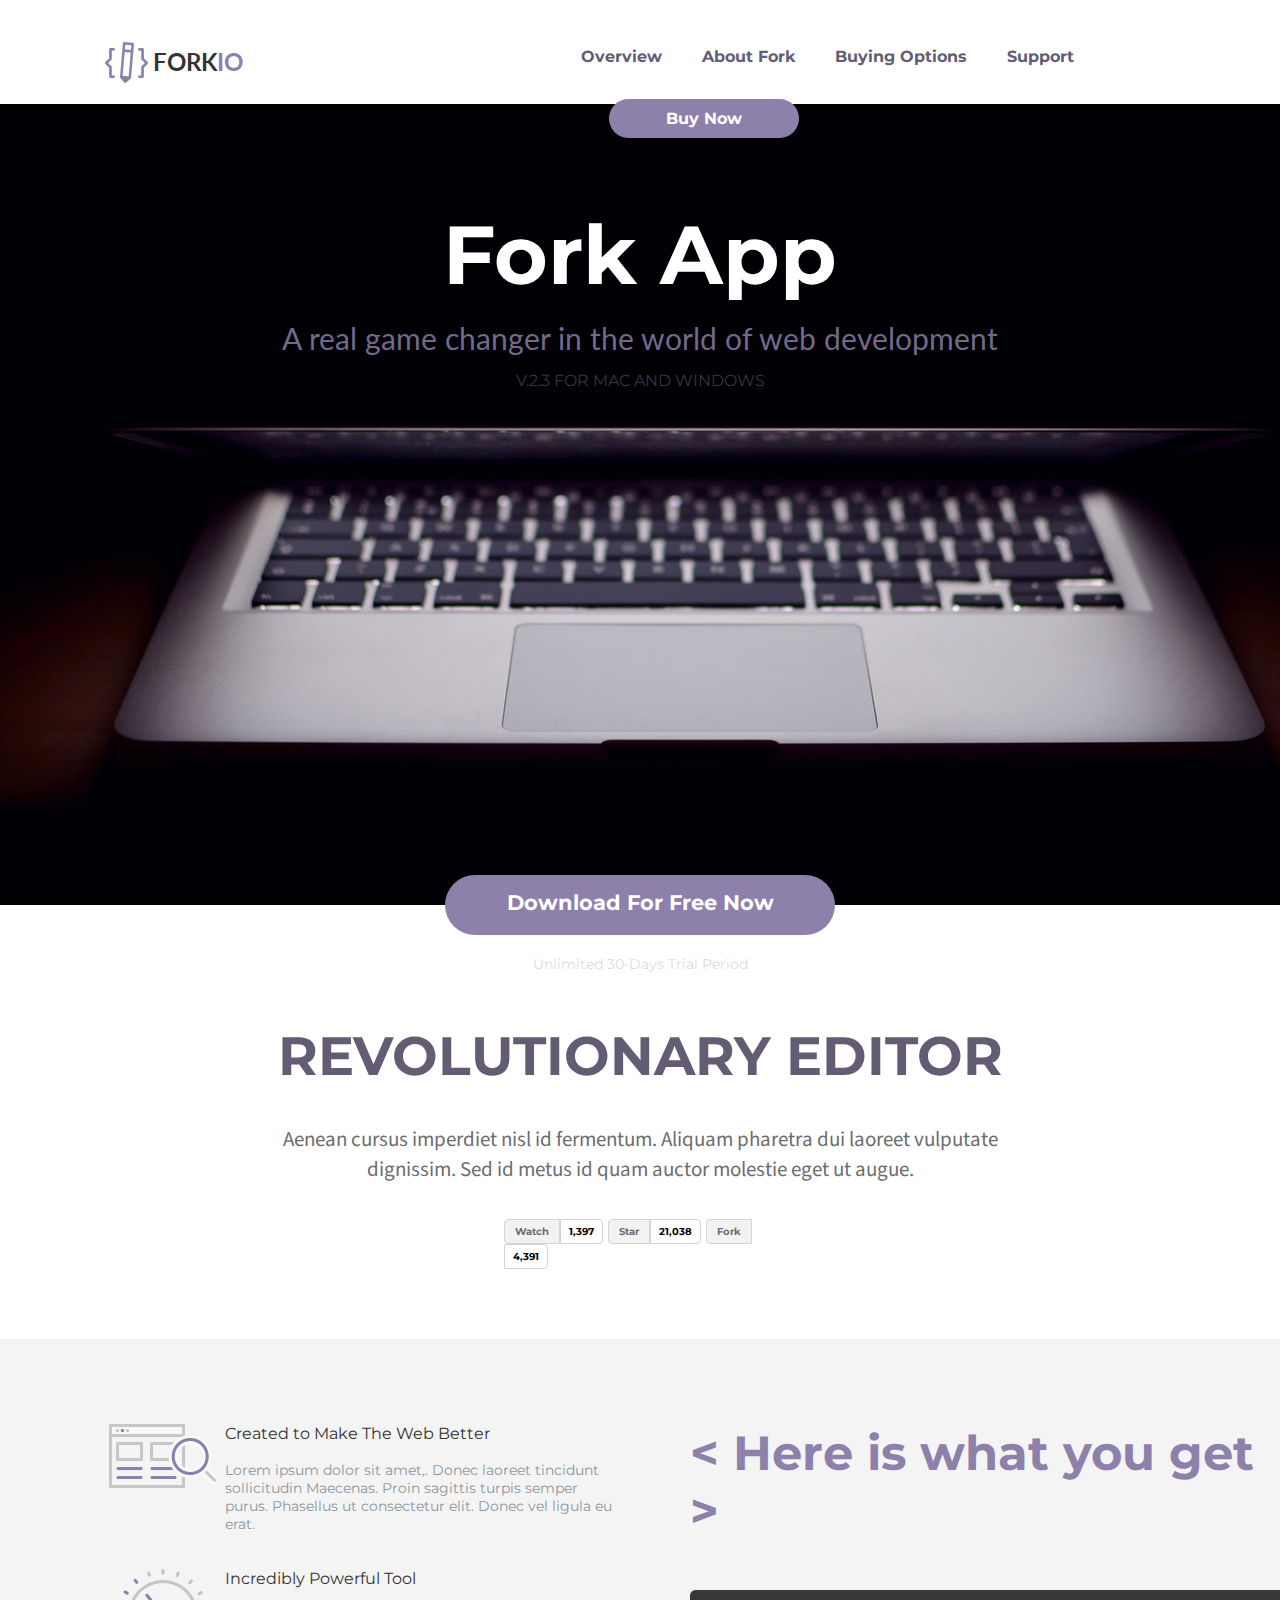
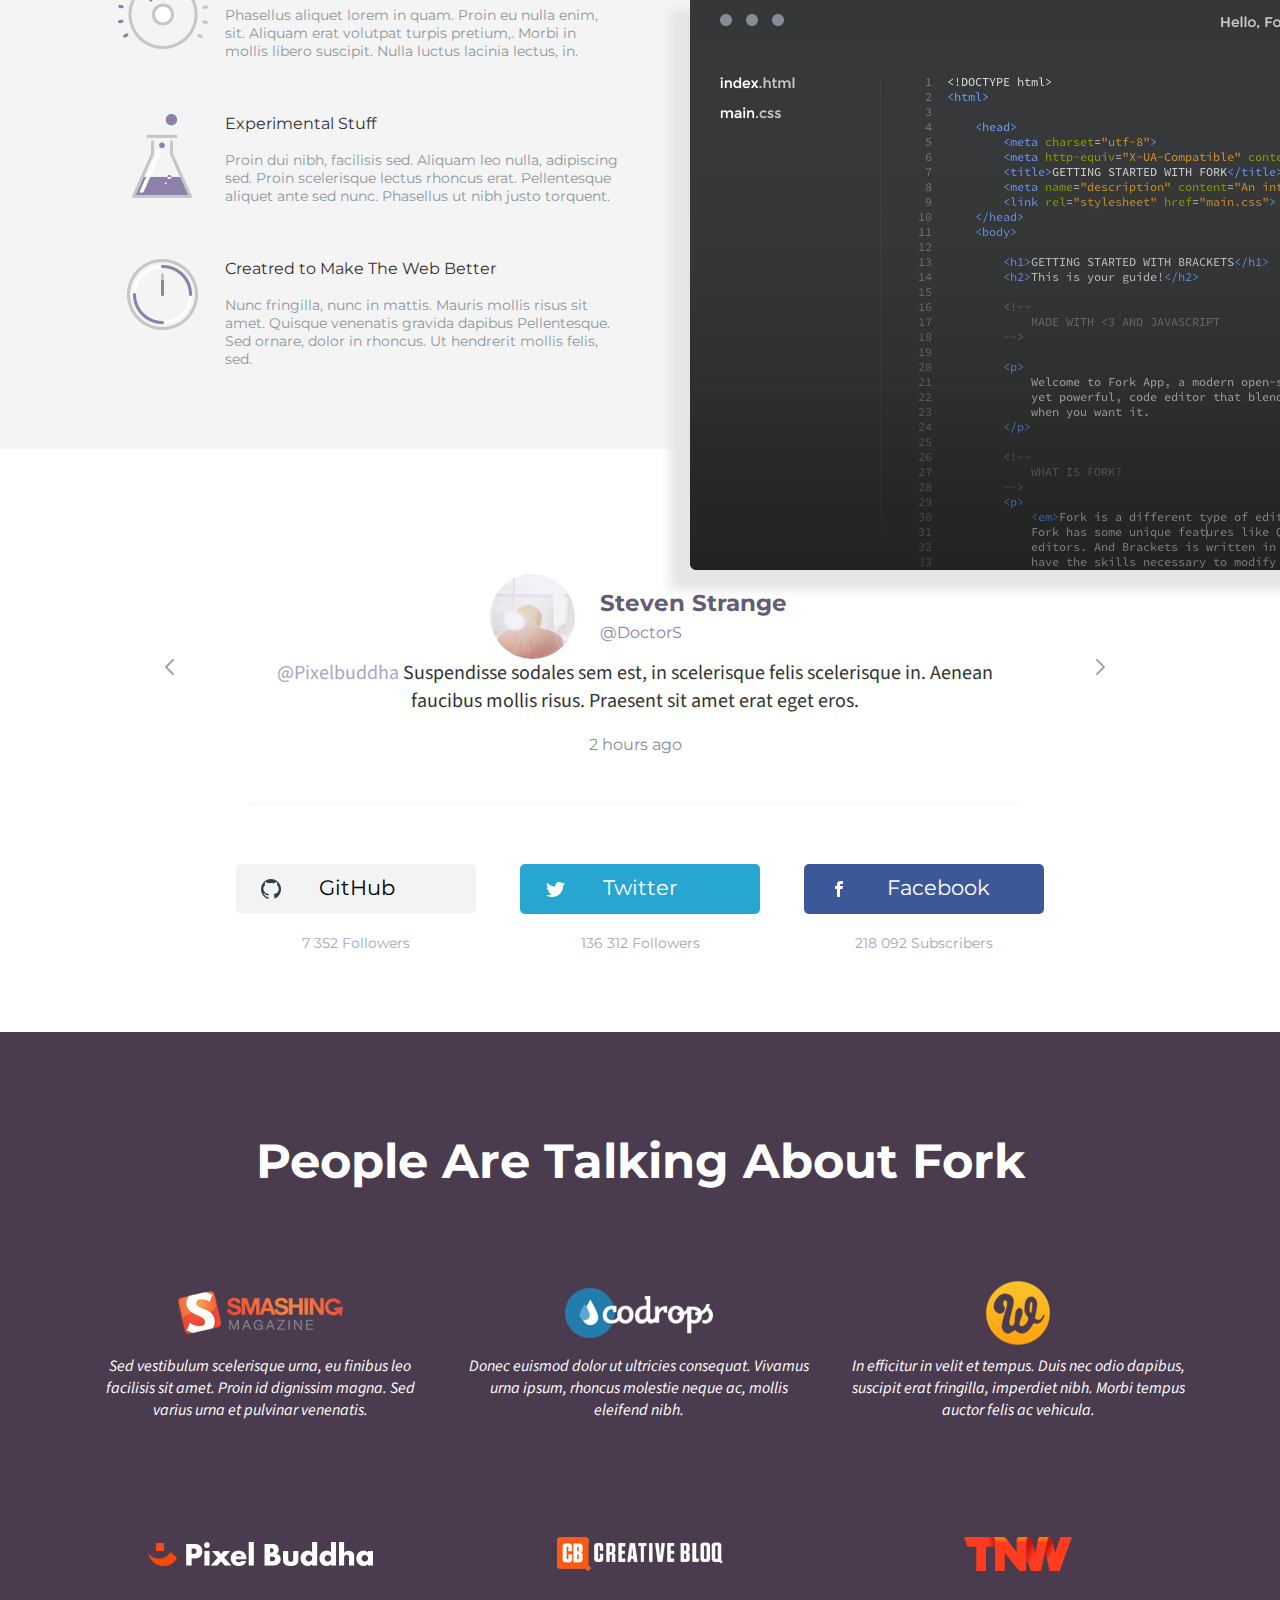
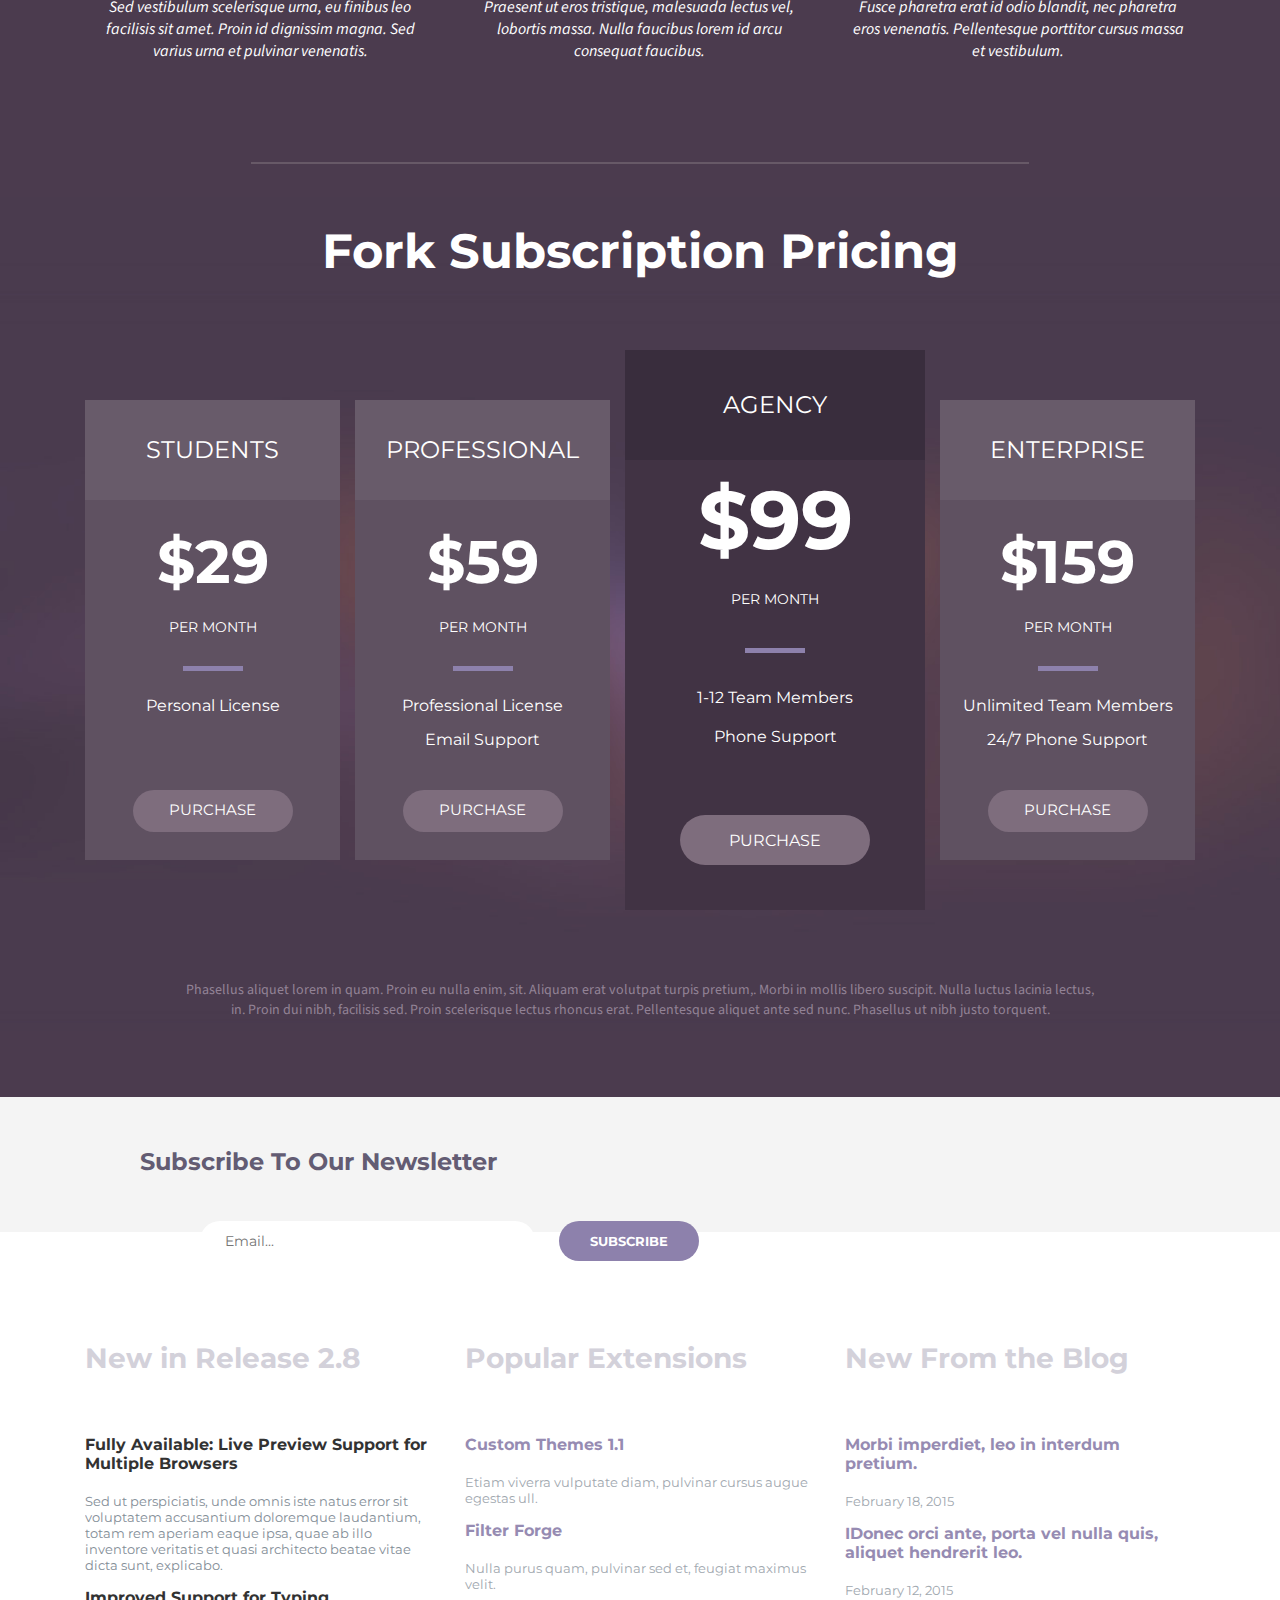
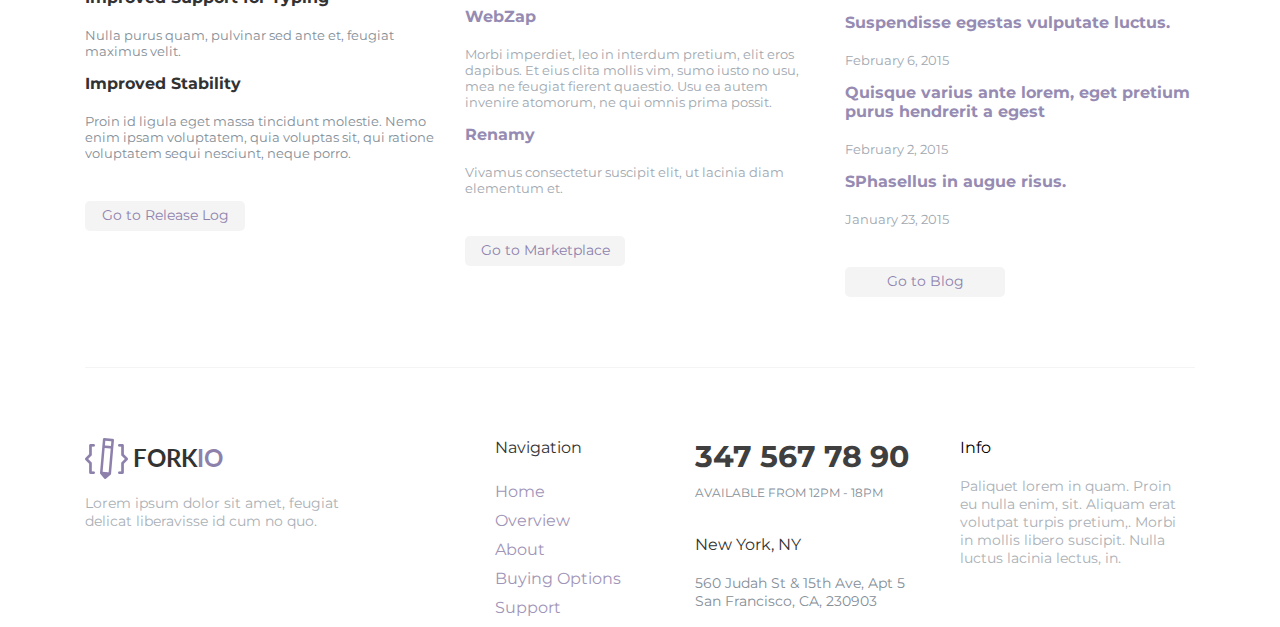
<file: html/index.html>
<!DOCTYPE html>
<html>
    <head>
        <title>Fork App</title>
        <link rel="stylesheet" href="../style/styles.css" type="text/css">
        <link href="https://fonts.googleapis.com/css?family=Lato:400,700|Montserrat:400,700|Source+Sans+Pro:400,700&display=swap" rel="stylesheet">
    </head>
    <body>
        <!-- top -->
        <header id="top">
            <div class="top-logo">
                    <!-- <h2>FORK<span>IO</span></h2> -->
                    <div class="fork-logo">
                            <img src="../img/fork-icon.png" alt="" class="fork-icon">
                            <h2>FORK<span>IO</span></h2>
                        </div>
            </div>
               
            
            <div id="top-navigation">
                <ul>
                    <li>Overview</li>
                    <li>About Fork</li>
                    <li>Buying Options</li>
                    <li id="last-nav">Support</li>
                </ul>
            </div>
            <div id="top-button">
                <p>Buy Now</p>
            </div>
        </header>

        <!-- hero -->
        <div id="hero">
            <div id="base">
                <h1>Fork App</h1>
                <h2>A real game changer in the world of web development</h2>
                <h3>v.2.3 for mac and windows</h3>
                
                
            </div>
            <div class="hero-button">
                <div class="download-btn">
                        <p>Download for free now</p>
                        
                    </div>
                <p>Unlimited 30-Days Trial Period</p>
            </div>
            
            <div id="rev-editor">
                    
                <h2>Revolutionary Editor</h2>
                <p class="rev-intro">Aenean cursus imperdiet nisl id fermentum. Aliquam pharetra dui laoreet vulputate dignissim. 
                    Sed id metus id quam auctor molestie eget ut augue. 
                </p>
                
                <!-- <ul class="rev-btn">
                    <li>Watch <span>1,397</span></li>
                    <li>Star <span>21,038</span></li>
                    <li>Fork <span> 4,391</span></li>
                </ul> -->
                <!-- <div id="github-btn">
                    <div class="rev-btn">
                        <p>Watch</p>
                        <p class="git-numbers">1,397</p>
                    </div>
                    <div class="rev-btn">
                        <p>Star</p>
                        <p class="git-numbers">21,038</p>
                    </div>
                    <div class="rev-btn">
                        <p>Fork</p>
                        <p class="git-numbers">4,391</p>
                    </div>
                </div> -->
                <div class="github-btn">
                    <div class="git-position"></div>
                    <div class="rev-btn">
                            <p>Watch</p>
                            
                    </div>
                    <div class="git-numbers">
                        <p>1,397</p>
                    </div>

                    <div class="rev-btn">
                            <p>Star</p>
                            
                    </div>
                    <div class="git-numbers">
                        <p>21,038</p>
                    </div>
                    <div class="rev-btn">
                            <p>Fork</p>
                            
                    </div>
                    <div class="git-numbers">
                        <p>4,391</p>
                    </div>
                </div>
                
            </div>
            
                
        </div>

        <!-- features -->
        <div id="features">
            <div class="col-features">
                <div class="feature">
                    <div class="feature-icon icon1">
                        <!-- <img src="../img/features/icon1" alt=""> -->
                    </div>
                    <div class="feature-descr">
                        <h3>Created to Make The Web Better</h3>
                        <p>
                                Lorem ipsum dolor sit amet,. Donec laoreet tincidunt sollicitudin Maecenas. 
                                Proin sagittis turpis semper purus. Phasellus ut consectetur elit. 
                                Donec vel ligula eu erat.
                        </p>
                    </div>
                        

                        
                </div>
                <div class="feature">
                    <div class="feature-icon icon2">
                        <!-- <img src="../img/features/icon2.png" alt=""> -->
                    </div>
                    <div class="feature-descr">
                        <h3>Incredibly Powerful Tool</h3>
                        <p>
                                Phasellus aliquet lorem in quam. Proin eu nulla enim, sit. 
                                Aliquam erat volutpat turpis pretium,. Morbi in mollis libero suscipit. 
                                Nulla luctus lacinia lectus, in.

                        </p>
                    </div>
                    
                    
                </div>
                <div class="feature">
                    <div class="feature-icon icon3">
                        <!-- <img src="../img/features/icon3.png" alt=""> -->
                    </div>
                    <div class="feature-descr">
                        <h3>Experimental Stuff</h3>
                        <p>
                                Proin dui nibh, facilisis sed. Aliquam leo nulla, adipiscing sed.
                                 Proin scelerisque lectus rhoncus erat. Pellentesque aliquet ante sed nunc. 
                                 Phasellus ut nibh justo torquent.
                        </p>
                    </div>
                    
                    
                </div>
                    <!-- <p>https://dribbble.com/shots/1837994-Cheetah-Icons</p> -->
                <div class="feature">
                    <div class="feature-icon icon4">
                        <!-- <img src="../img/features/icon4.png" alt=""> -->
                    </div>
                    <div class="feature-descr">
                        <h3>  Creatred to Make The Web Better </h3>
                        <p>
                                Nunc fringilla, nunc in mattis. Mauris mollis risus sit amet. 
                                Quisque venenatis gravida dapibus Pellentesque. Sed ornare, dolor in rhoncus. 
                                Ut hendrerit mollis felis, sed.
                        </p>
                    </div>
                    
                    
                </div>
            </div>
            
            <div class="col-features">
                <h2> &lt Here is what you get &gt</h2>
                <img src="../img/features/editor.png" alt="editor" class= "editor">
            </div>
            
        </div><!-- features -->

        <!-- social -->
        <div id="social">
            <div class="author">
                <div class="author-img">
                </div>
                <div class="author-socials">
                    <h2>Steven Strange</h2>
                    <h3>@DoctorS</h3>
                </div>
                
            </div>
            <div class="tweet">
                <div class="left-arrow scroll-tweets"></div>
                <div class="tweet-content">
                    <p> <span class="tweet-handle">@Pixelbuddha</span> Suspendisse sodales sem est, in scelerisque felis scelerisque in. 
                            Aenean faucibus mollis risus. Praesent sit amet erat eget eros.
                    </p>
                    <p class="tweet-timestamp">2 hours ago</p>
                </div>
                
                
                <div class="right-arrow"></div>
                
            </div>
            
            <div class="social-buttons">
                <div class="social-btn-grp">
                    <div class="github social-btn">
                        <div class="social-icon git-icon"></div>
                        <p>GitHub</p>
                    </div>
                    <p>7 352 Followers</p>
                </div>
                <div class="social-btn-grp">
                    <div class="twtr social-btn">
                        <div class="social-icon twtr-icon"></div>
                        <p>Twitter</p>
                    </div>
                    <p>136 312 Followers</p>
                </div>
                <div class="social-btn-grp">
                    <div class="fb social-btn">
                        <div class="social-icon fb-icon"></div>
                        <p>Facebook</p>
                    </div>
                    <p>218 092 Subscribers</p>
                </div>
            </div>
        </div><!-- social -->

        <!-- testimonials-->
        <div id="testimonials">
            <h2>People Are Talking About Fork</h2>

            <div class="testimonial-row">
                <div class="testimony">
                    <div class="testimony-icon logo1"></div>
                    <div class="testimony-text">
                        <p>Sed vestibulum scelerisque urna, eu finibus leo facilisis sit amet. 
                            Proin id dignissim magna. Sed varius urna et pulvinar venenatis. </p>
                    </div>
                </div>
                <div class="testimony middle-testimony">
                    <div class="testimony-icon logo2"></div>
                    <div class="testimony-text">
                        <p>Donec euismod dolor ut ultricies consequat. Vivamus urna ipsum, 
                            rhoncus molestie neque ac, mollis eleifend nibh.</p>
                    </div>
                </div>
                <div class="testimony">
                    <div class="testimony-icon logo3" ></div>
                    <div class="testimony-text">
                        <p>In efficitur in velit et tempus. Duis nec odio dapibus, suscipit erat 
                            fringilla, imperdiet nibh. Morbi tempus auctor felis ac vehicula. </p>
                    </div>
                </div>
            </div>
            <div class="testimonial-row">
                <div class="testimony">
                    <div class="testimony-icon logo4"></div>
                    <div class="testimony-text">
                        <p>Sed vestibulum scelerisque urna, eu finibus leo facilisis sit amet. Proin id
                             dignissim magna. Sed varius urna et pulvinar venenatis. </p>
                    </div>
                </div>
                <div class="testimony middle-testimony">
                    <div class="testimony-icon logo5"></div>
                    <div class="testimony-text">
                        <p>Praesent ut eros tristique, malesuada lectus vel, lobortis massa. Nulla faucibus
                            lorem id arcu consequat faucibus. </p>
                    </div>
                </div>
                <div class="testimony">
                    <div class="testimony-icon logo6"></div>
                    <div class="testimony-text">
                        <p>Fusce pharetra erat id odio blandit, nec 
                            pharetra eros venenatis. Pellentesque porttitor cursus massa et vestibulum.</p>
                    </div>
                </div>
            </div>
            <div class="test-sep"></div>

            
        </div>

        <!-- pricing -->
        <div id="pricing">
            <h2>Fork Subscription Pricing</h2>
            <div class="packages">
                <div class="package student">

                    <h3>students</h3>
                    <div class="pkg-body">
                        <p class="price">$29</p>
                        <p class="per-month">PER MONTH</p>
                        <div class="sep"></div>
                        <p class="lisence">Personal License</p>
                        
                    </div>
                    <div class="purchase"><p>PURCHASE</p></div>

                    
                </div>
                <div class="package professional ">
                    <h3>professional</h3>
                    <div class="pkg-body">
                        <p class="price">$59</p>
                        <p class="per-month">PER MONTH</p>
                        <div class="sep"></div>
                        <p class="lisence">professional License</p>
                        <p class="lisence">Email support</p>
                        
                    </div>
                    <div class="purchase"><p>PURCHASE</p></div>

                    
                </div>
                <div class="package agency current-pkg">
                    <h3>agency</h3>
                    <div class="pkg-body">
                        <p class="price">$99</p>
                        <p class="per-month">PER MONTH</p>
                        <div class="sep"></div>
                        <p class="lisence">1-12 Team Members</p>
                        <p class="lisence">Phone Support</p>
                        
                    </div>
                    <div class="purchase"><p>PURCHASE</p></div>

                   
                </div>
                <div class="package enterprise">
                    <h3>enterprise</h3>
                    <div class="pkg-body">
                        <p class="price">$159</p>
                        <p class="per-month">PER MONTH</p>
                        <div class="sep"></div>
                        <p class="lisence">Unlimited Team Members</p>
                        <p class="lisence"> 24/7 Phone Support</p>
                        
                    </div>
                    <div class="purchase"><p>PURCHASE</p></div>

                    
                </div>
                
            </div>
            <p class="pricing-footer">Phasellus aliquet lorem in quam. Proin eu nulla enim, sit. 
                Aliquam erat volutpat turpis pretium,. Morbi in mollis libero suscipit. 
                Nulla luctus lacinia lectus, in. Proin dui nibh, facilisis sed.
                Proin scelerisque lectus rhoncus erat. Pellentesque aliquet ante sed nunc. 
                Phasellus ut nibh justo torquent.</p>
        </div>

        <!-- subscription-->
        <div id="subscription">
            <div class="subscr-head"> 
                 <h2>Subscribe To Our Newsletter</h2>
            </div>
           
            <div class="subscr-form">
                <form action="get">
                        <input type="search" placeholder="Email..." class="subscr-search">
                        <input type="submit" value="SUBSCRIBE" class="subscr-submit">
                    </form>
            </div>
            
        </div>

        <!-- links -->
        <div id="links">
            <div class="link">
                <!-- New release-->
                <h2>New in Release 2.8</h2>
                <div class="new-features">
                    <h3>Fully Available: Live Preview Support for Multiple Browsers</h3>
                    <p> Sed ut perspiciatis, unde omnis iste natus error sit voluptatem 
                        accusantium doloremque laudantium, totam rem aperiam eaque ipsa, 
                        quae ab illo inventore veritatis et quasi architecto beatae vitae 
                        dicta sunt, explicabo.</p>
                </div>
                <div class="new-features">
                    <h3>Improved Support for Typing </h3>
                    <p>Nulla purus quam, pulvinar sed ante et, feugiat maximus velit. </p>
                </div>
                <div class="new-features">
                    <h3>Improved Stability</h3>
                    <p>Proin id ligula eget massa tincidunt molestie. Nemo enim ipsam 
                        voluptatem, quia voluptas sit, qui ratione voluptatem 
                        sequi nesciunt, neque porro. </p>
                </div>
                <div class="link-btn">Go to Release Log</div>
            </div>
            <!-- extensions -->
            <div class="link mid-link">
                <h2>Popular Extensions</h2>
                <div class="extensions-blogs">
                    <h3>Custom Themes 1.1</h3>
                    <p>Etiam viverra vulputate diam, pulvinar cursus augue egestas ull.</p>
                </div>
                <div class="extensions-blogs">
                    <h3>Filter Forge </h3>
                    <p>Nulla purus quam, pulvinar sed et, feugiat maximus velit. </p>
                </div>
                <div class="extensions-blogs">
                    <h3>WebZap</h3>
                    <p>Morbi imperdiet, leo in interdum pretium, elit eros dapibus.
                        Et eius clita mollis vim, sumo iusto no usu, mea ne feugiat 
                        fierent quaestio. Usu ea autem invenire atomorum, ne qui omnis 
                        prima possit. </p>
                </div>
                <div class="extensions-blogs">
                    <h3>Renamy</h3>
                    <p>Vivamus consectetur suscipit elit, ut lacinia diam elementum et.</p>
                </div>
                <div class="link-btn">Go to Marketplace</div>
            </div>
            <!-- from blog -->
            <div class="link">
                <h2>New From the Blog</h2>
                <div class="extensions-blogs">
                    <h3>Morbi imperdiet, leo in interdum pretium.</h3>
                    <p>February 18, 2015</p>
                </div>
                <div class="extensions-blogs">
                    <h3>IDonec orci ante, porta vel nulla quis, aliquet hendrerit leo.  </h3>
                    <p>February 12, 2015 </p>
                </div>
                <div class="extensions-blogs">
                    <h3>Suspendisse egestas vulputate luctus.</h3>
                    <p>February 6, 2015</p>
                </div>
                <div class="extensions-blogs">
                    <h3>Quisque varius ante lorem, eget pretium purus hendrerit a egest</h3>
                    <p>February 2, 2015</p>
                </div>
                <div class="extensions-blogs">
                    <h3>SPhasellus in augue risus.</h3>
                    <p>January 23, 2015</p>
                </div>
                <div class="link-btn ">Go to Blog</div>
            </div> 
        </div>

        <!-- footer-->
        <footer id="footer">
            <div class="footer-item">
                <div class="fork-logo">
                    <img src="../img/fork-icon.png" alt="" class="fork-icon">
                    <h2>FORK<span>IO</span></h2>
                </div>
                
                <p>Lorem ipsum dolor sit amet, feugiat delicat liberavisse id cum no quo.</p>
            </div>
            <div class="footer-item footer-nav">
                <h3>Navigation</h3>
                <ul>
                    <li>Home</li>
                    <li>Overview</li>
                    <li>About</li>
                    <li>Buying Options</li>
                    <li>Support</li>
                </ul>
            </div>
            <div class="footer-item footer-address">
                <h3>347 567 78 90</h3>
                <p class="work-hrs">AVAILABLE FROM 12PM - 18PM</p>
                <p class="city">New York, NY</p>
                <p class="address">560 Judah St & 15th Ave, Apt 5 San Francisco, CA, 230903</p>
            </div>
            <div class="footer-item footer-info">
                <h3>Info</h3>
                <p>
                    Paliquet lorem in quam. Proin eu nulla enim, sit. 
                    Aliquam erat volutpat turpis pretium,. Morbi in mollis libero suscipit. 
                    Nulla luctus lacinia lectus, in.
                </p> 
            </div>
        </footer>
        <!-- -->
    </body>
</html>
</file>
<file: style/styles.css>
*, h1 {
    padding: 0px;
    margin: 0px;
    box-sizing: border-box;
}
body {

}
#top {
    background-color: #fff;
    height: 105px;
    padding: 0px 105px;
    border-bottom: 1px solid black;
}
.top-logo {
    float: left;
    width: 476px;
    margin-top: 42px;
}
#top h2 {
    
    font-family: 'Lato', sans-serif;
    font-weight: 700;
    font-size: 24px;
    
    color: #333333;
    
}
#top h2 span {
    color: #8d81ac;
}
#top-navigation {
    color: #635c73;
    width: 505px;
    float: left;
    font-family: 'Montserrat', sans-serif;
    font-weight: 700;
    font-size: 16px;
    margin-top: 47px;
}
#top li {
    display: inline;
    padding-right: 35px;
    margin: 0px;
}

#last-nav {
    padding-right: 0px !important;
}
#top-button {
    width: 190px;
    float: left;
    font-family: 'Montserrat', sans-serif;
    font-weight: 700;
    font-size: 16px;
    text-align: center;
    height: 39px;
    margin-top: 33px;
    margin-left: 28px;
    padding-top: 10px;
    color: #fff;
    background-color: #8d81ac;
    border-radius: 20px;
}

#hero {
    padding-bottom: 70px;
}
#base {
    background-color: #010005;
    text-align: center;
    height: 800px;
    /*background-image: -moz-linear-gradient(#010005, #280a0c);
    //background-image: linear-gradient(#010005, #120004)
    */
    background-image: url("../img/forkio-Recovered.jpg");
    /* background-image: url("../img/anither.jpeg"); */

}
#base h1 {
    color: #fff;
    font-family: 'Montserrat', sans-serif;
    font-weight: 700;
    font-size: 82px;
    padding-top: 100px;
}
#base h2 {
    color: #73698d;
    font-family: 'Lato', sans-serif;
    font-weight: 400;
    font-size: 30px;
    margin-top: 15px;
}
#base h3 {
    color: #34383f;
    font-family: 'Montserrat', sans-serif;
    font-weight: 400;
    font-size: 16px;
    text-transform: uppercase;
    margin-top: 15px;
}
.hero-button {
    text-align: center;
}
.download-btn {
    color: #fff;
    font-family: 'Montserrat', sans-serif;
    font-weight: 700;
    font-size: 21px;
    text-transform: capitalize;
    background-color: #8d81ac;
    width: 390px;
    position: relative;
    height: 60px;
    border-radius: 30px;
    text-align: center;
    padding-top: 15px;
    top: -30px;
    margin: 0 auto;

}
.hero-button>p{
    position: relative;
    top: -10px;
    font-family: 'Montserrat', sans-serif;
    font-weight: 400;
    font-size: 14px;
    color: #dbdde0;

}

#rev-editor {
    text-align: center;
    padding: 0px 250px;
}
#rev-editor h2 {
    font-family: 'Montserrat', sans-serif;
    font-weight: 700;
    font-size: 54px;
    color: #635c73;
    margin-top: 40px;
    text-transform: uppercase;
}
#rev-editor .rev-intro {
    font-family: 'Source Sans Pro', sans-serif;
    font-weight: 400;
    font-size: 21px;
    color: #6d6d6d;
    margin-top: 35px;
    margin-bottom: 35px;

}

/* .rev-btn span {
    background-color: #ffffff;
    border-left: 1px solid #d5d5d5;
}
.rev-btn li {
    display: inline-block;
    margin: 0px 5px;
    border: 1px solid #d5d5d5;
    background-color: #f2f2f2;
    height: 25px;
    width: 100px;
} */

.github-btn {
    /* border: 1px solid #d5d5d5; */
    font-family: 'Montserrat', sans-serif ;
    font-weight: 700 ;
    font-size: 10px ;
    padding: 0px;
    overflow: auto;
    width: 35%;
    margin: 0 auto;
}
.rev-btn{
    color: #6d6d6d ;
    /* display: inline-block; */
    background-color: #f2f2f2;
    border: 1px solid #d5d5d5;
    height: 25px;
    float: left;
    border-radius: 4px 0px 0px 4px;
    padding-top: 5px;
    padding-left: 10px;
    padding-right: 10px;
}

.git-numbers {
    /* background-color: #fff; */
    border: 1px solid #d5d5d5;
    display: inline-block;
    height: 25px;
    float: left;
    margin-right: 5px;
    border-radius: 0px 4px 4px 0px;
    padding-top: 5px;
    padding-left: 8px;
    padding-right: 8px;
}
/* 

HERO SECTION IS OVER

 */
 /* START OF FEATURES SECTION */

 #features {
     background-color: #f4f4f4;
     padding-left: 100px;
     padding-top: 85px;
     overflow: auto;
     height: 710px;
     overflow: visible;

 }
 .col-features {
     /* border: 1px solid yellow; */
     width: 50%;
     float: left;
 }
 .feature {
     height: 110px;
     margin-bottom: 35px;

 }
 .feature-icon {
     display: inline-block;
     width: 125px;
     height: 110px;

}
.icon1 {
    background-image: url("../img/features/icon1" );
    background-repeat: no-repeat;
    background-position: top center ;
}
.icon2 {
    background-image: url("../img/features/icon2.png" );
    background-repeat: no-repeat;
    background-position: top center ;
}
.icon3 {
    background-image: url("../img/features/icon3.png" );
    background-repeat: no-repeat;
    background-position: top center ;
}
.icon4 {
    background-image: url("../img/features/icon4.png" );
    background-repeat: no-repeat;
    background-position: top center ;
}
 .feature-descr {
     display: inline-block;;
     width: 395px;
     height: 110px;
     position: absolute;
 }
 .feature-descr h3 {
    font-family: 'Montserrat', sans-serif ;
    font-weight: 400 ;
    font-size: 16px ;
    color: #323232;
    margin-bottom: 18px;
 }
 .feature-descr p {
    font-family: 'Montserrat', sans-serif ;
    font-weight: 400 ;
    font-size: 14px ;
    color: #8d969e;
 }
 .col-features h2{
    font-family: 'Montserrat', sans-serif ;
    font-weight: 700 ;
    font-size: 48px ;
    color: #8d81ac;
    margin-bottom: 50px;
 }
 .editor {
     box-shadow: -20px 20px 10px #e4e5e5;
 }
 /* END OF FEATURES SECTION */

 /* START OF SOCIALS SECTION */
#social {
    text-align: center;
    margin-top: 90px;
}
.author {
    width: 300px;
    margin: 0 auto;    
    overflow: auto;
}
.author-img {
    background-image: url("../img/author/author.jpg");
    background-repeat: no-repeat;
    background-position: center 80%;;
    height: 85px;
    width: 85px;
    border-radius: 100%;
    /* margin: 0 auto; */
    float: left;
}
.author-socials {
    width: 190px;
    float: right;
    text-align: left;
}
.author-socials h2{
    margin-top: 15px;
    font-family: 'Montserrat', sans-serif ;
    font-weight: 700 ;
    font-size: 23px ;
    color: #635c73;
}
.author-socials h3{
    margin-top: 6px;
    font-family: 'Montserrat', sans-serif ;
    font-weight: 400 ;
    font-size: 16px ;
    color: #8d81ac;
}

.tweet {
    height: 145px;
    width: 950px;
    margin: 0 auto;
    padding-bottom: 55px;
    

}
.scroll-tweets {

}
.left-arrow {
    background-image: url("../img/social/arrowL.png");
    background-repeat: no-repeat;
    height: 90px;
    width: 85px;
    float: left;

}
.tweet-content {
    float: left;
    width: 770px;
    height: 145px;
    border-bottom: 1px solid #f4f4f4;
}
.tweet-content p {
    font-family: 'Source Sans Pro', sans-serif;
    font-weight: 400;
    font-size: 20px;
    color: #333333;

}
.tweet-content p span{
    color: #ada5c2;
}

.tweet-content .tweet-timestamp {
    font-family: 'Montserrat', sans-serif ;
    font-weight: 400;
    font-size: 16px;
    color: #848e97;
    margin-top: 20px;
}
.right-arrow {
    background-image: url("../img/social/arrowR.png");
    background-repeat: no-repeat;
    background-position: right top;
    height: 90px;
    width: 85px;
    float: left;    
}

/* social buttons */
.social-buttons {
    margin-top: 60px;
    margin-bottom: 80px;
}
.social-btn-grp {
    width: 240px;
    display: inline-block;
    margin: 0 20px;
}

.social-btn {
    width: 240px;
    height: 50px;
    font-family: 'Montserrat', sans-serif ;
    font-weight: 400;
    font-size: 21px;
    border-radius: 5px;
    text-align: left;
    margin-bottom: 20px;
}
.social-btn>p {
    padding-left: 83px;
    padding-top: 11px;
    
}
.github {
    background-color: #f3f3f3;
    color: #000;
}
.twtr {

    background-color: #26a6d1;
    color: #fff;
}
.fb {
    background-color: #3b5998;
    color: #fff;
}
.social-icon {
    height: 50px;
    width: 20px;
    float: left;
    margin-left: 25px;
}
.git-icon {
    background-image: url("../img/social/github.png");
    background-repeat: no-repeat;
    background-position: center; 
}
.twtr-icon {
    background-image: url("../img/social/twtr.png");
    background-repeat: no-repeat;
    background-position: center; 
}
.fb-icon {
    background-image: url("../img/social/fb.png");
    background-repeat: no-repeat;
    background-position: center; 
}
.social-btn-grp>p{
    font-family: 'Montserrat', sans-serif ;
    font-weight: 400;
    font-size: 14px;
    color: #a1a8af;
    display: inline;
}
 /* END OF FEATURES SECTION */

 /* START OF TESTIMONIALS SECTION */
 #testimonials {
     height: 765px;
     background-color: #4b3b4e;
 }
 #testimonials h2 {
    font-family: 'Montserrat', sans-serif ;
    font-weight: 700;
    font-size: 48px;
    color: #fff;
    text-align: center;
    padding-top: 100px;
    padding-bottom: 90px;
 }
 .testimonial-row {
     margin: 0 auto;
     /* overflow: auto; */
     width: 1110px;
 }
 .testimony {
     width: 350px;
     display: inline-block;
     /* float: left; */
     text-align: center;
     margin-bottom: 100px;
     
 }
 .middle-testimony {
     margin: 0px 25px;
 }
 .testimony-icon {
     height: 65px;
     background-repeat: no-repeat;
     background-position: center;
 }
 .logo1 {
     background-image: url("../img/testimonials/test1.png");
 }
 .logo2 {
    background-image: url("../img/testimonials/test2.png");
}
.logo3 {
    background-image: url("../img/testimonials/test3.png");
}
.logo4 {
    background-image: url("../img/testimonials/test4.png");
}
.logo5 {
    background-image: url("../img/testimonials/test5.png");
}
.logo6 {
    background-image: url("../img/testimonials/test6.png");
}
.testimony-text {
    font-family: 'Source Sans Pro', sans-serif;
    font-weight: 400;
    font-size: 16px;
    color: #fff;
    font-style: italic;
    padding: 0 5px;
    margin-top: 10px;
}
.test-sep {
    width: 778px;
    margin: 0 auto;
    border: 1px solid #675967;
}
/* END OF TESTIMONIALS SECTION */

/* START OF PRICING SECTION */
#pricing {
    height: 900px;
    background-image: url("../img/pricing/pricing-background.jpg");
    background-repeat: no-repeat;
    background-color: #4b3b4e;
    background-size: 100%;
    text-align: center;

}
#pricing h2 {
    font-family: 'Montserrat', sans-serif ;
    font-weight: 700;
    font-size: 48px;
    color: #fff;
    padding-top: 25px;
}
.packages {
    width: 1110px;
    margin: 0 auto;
    height: 560px;
    margin-top: 70px;
}

.package {
    width: 255px;
    height: 460px;
    float: left;   
    margin-top: 50px; 
}
.package h3 {
    height: 100px;
    text-transform: uppercase;
    font-family: 'Montserrat', sans-serif ;
    font-weight: 400;
    font-size: 24px;
    color: #fff;
    padding-top: 35px;
    background-color: #685b6a;
    /* opacity: 0.1; */
}

.pkg-body {
    background-color: #5f5161;
    height: 360px; 
    /* opacity: 0.5 */
}

.price {
    font-family: 'Montserrat', sans-serif ;
    font-weight: 700;
    font-size: 60.18px;
    color: #fff;
    padding-top: 25px;
    padding-bottom: 20px;
}
.per-month {
    font-family: 'Montserrat', sans-serif ;
    font-weight: 400;
    font-size: 14px;
    color: #fff;
    padding-bottom: 30px;
}
.lisence {
    font-family: 'Montserrat', sans-serif ;
    font-weight: 400;
    font-size: 16px;
    color: #fff;
    text-transform: capitalize;
    margin-bottom: 15px;
}
.purchase {
    height: 42px;
    width: 160px;
    margin: 0px auto;
    font-family: 'Montserrat', sans-serif ;
    font-weight: 400;
    font-size: 15px;
    color: #fff;
    text-transform: uppercase;
    border-radius: 30px;
    padding-top: 10px;
    background-color: #7e6d7d;
    position: relative;
    top: -70px;
}
.sep {
    width: 60px;
    height: 5px;
    margin: 0 auto;
    background-color: #8d81ac;
    margin-bottom: 25px;
}
.student {
    margin-right: 15px;
}
/* .enterprise {
    margin-left: 15px; 
} */

/* styles for currently selected package */
.current-pkg {
    height: 560px;
    margin: 0 15px;
    width: 300px;

}
.current-pkg h3 {
    background-color: #392d3d;
    height: 110px;
    padding-top: 40px;
}
.current-pkg .pkg-body {
    background-color: #413344;
    height: 450px; 
}
.current-pkg .price {
    font-size: 82px;
    padding-top: 10px;
}
.current-pkg .per-month {
    padding-bottom: 40px;
}
.current-pkg .sep {
    margin-bottom: 35px;
}
.current-pkg .lisence {
    margin-bottom: 20px;
}
.current-pkg .purchase {
    height: 50px;
    width: 190px;
    border-radius: 50px;
    font-size: 16px;
    padding-top: 16px;
    top: -95px;
}

/* pricing footer */
.pricing-footer {
    width: 920px;
    margin: 0 auto;
    font-family: 'Source Sans Pro', sans-serif;
    font-weight: 400;
    font-size: 14px;
    color: #938396;
    margin-top: 70px;
}
/* END OF PRICING SECTION */

/* START OF SUBSCRIPTION SECTION */
#subscription {
    background-color: #f4f4f4;
    height: 135px;
    padding: 0 140px;
}
.subscr-head {
    width: 555px;
    float: left;
    font-family: 'Montserrat', sans-serif ;
    font-weight: 700;
    font-size: 16px;
    color: #635c73;
    margin-top: 50px;
}
.subscr-form {
    width: 542px;
    float: left;
    font-family: 'Montserrat', sans-serif ;
    font-weight: 400;
    font-size: 15px;
    color: #fff;
    margin-top: 45px;
    margin-left: 60px;
}
.subscr-search {
    width: 335px;
    height: 40px;
    border-radius: 20px;
    border: none;
    font-family: 'Montserrat', sans-serif ;
    font-weight: 400;
    font-size: 14px;
    color: #d4d6d9;
    padding-left: 25px;
}
.subscr-submit {
    width: 140px;
    height: 40px;
    border-radius: 20px;
    border: none;
    background-color: #8d81ac;
    font-family: 'Montserrat', sans-serif ;
    font-weight: 700;
    font-size: 13px;
    color: #fff;
    margin-left: 20px;
}
/* END OF SUBSCRIPTION SECTION */

/* START OF LINKS SECTION */
#links {
    width: 1110px;
    border-bottom: 1px solid #f4f4f4;
    margin: auto;
    overflow: auto;
}
.link {
    width: 350px;
    float: left;
    font-family: 'Montserrat', sans-serif ;
    font-weight: 400;
}
.link>h2 {
    font-weight: 700;
    font-size: 28px;
    color: #d3d1da;
    margin: 80px 0px 60px 0px;
}
.new-features>h3 {
    font-size: 16px;
    color: #323232;
    margin-bottom: 20px;
}
.new-features>p {
    font-size: 13px;
    color: #848e97;
    margin-bottom: 15px;
}
.extensions-blogs>h3 {
    font-size: 16px;
    color: #968bb2;
    margin-bottom: 20px;
}
.extensions-blogs>p {
    font-size: 13px;
    color: #a1a8af;
    margin-bottom: 15px;
}
.link-btn {
    font-size: 14px;
    color: #8d81ac;
    background-color: #f4f4f4;
    text-align: center;
    height: 30px;
    padding-top: 5px;
    width: 160px;
    border-radius: 5px;
    margin-top: 40px;
    margin-bottom: 70px;
}
.mid-link {
    margin: 0 30px;
}
/* END OF LINKS SECTION */

/* START OF FOOTER SECTION */
#footer {
    width: 1110px;
    margin: auto;
    overflow: auto;
    font-family: 'Montserrat', sans-serif ;
    font-weight: 400;
    margin-top: 70px;
}
.footer-item {
    width: 260px;
    float: left;
}
.fork-logo{
    overflow: auto;
    margin-bottom: 15px;
}
.fork-icon {
    float: left;
}
.fork-logo h2 {
    font-family: 'Lato', sans-serif;
    font-weight: 700;
    font-size: 24px;
    color: #333333;
    float: left;
    margin-top: 5px;
    margin-left: 5px;
}
.footer-item h2 span {
    color: #8d81ac;
}
.footer-item p {
    font-size: 14px;
    color: #aab0b6;
}
.footer-nav {
    width: 160px;
    float: left;
    margin-left: 150px;
}
.footer-nav h3 {
    font-size: 16px;
    font-weight: 400;
    color: #323232;
    margin-bottom: 25px;
}
.footer-nav ul {
    list-style: none;
    color: #9f95b8;
}
.footer-nav li {
    margin-bottom: 10px;
}
.footer-address {
    width: 225px;
    float: left;
    margin-left: 40px;
}
.footer-address h3 {
    font-size: 30px;
    font-weight: 700;
    color: #3f3f3f;
    margin-bottom: 10px;
}
.footer-address .work-hrs {
    font-size: 12px;
    color: #848e97;
    margin-bottom: 35px;
}
.footer-address .city {
    font-size: 16px;
    color: #323232;
    margin-bottom: 20px;
}
.footer-address .address {
    font-size: 14px;
    color: #848e97;
}
.footer-info {
    width: 225px;
    float: left;
    margin-left: 40px;
}
.footer-info h3 {
    font-size: 16px;
    font-weight: 400;
    margin-bottom: 20px;
}
.footer-info p {
    font-size: 14px;
}
</file>
